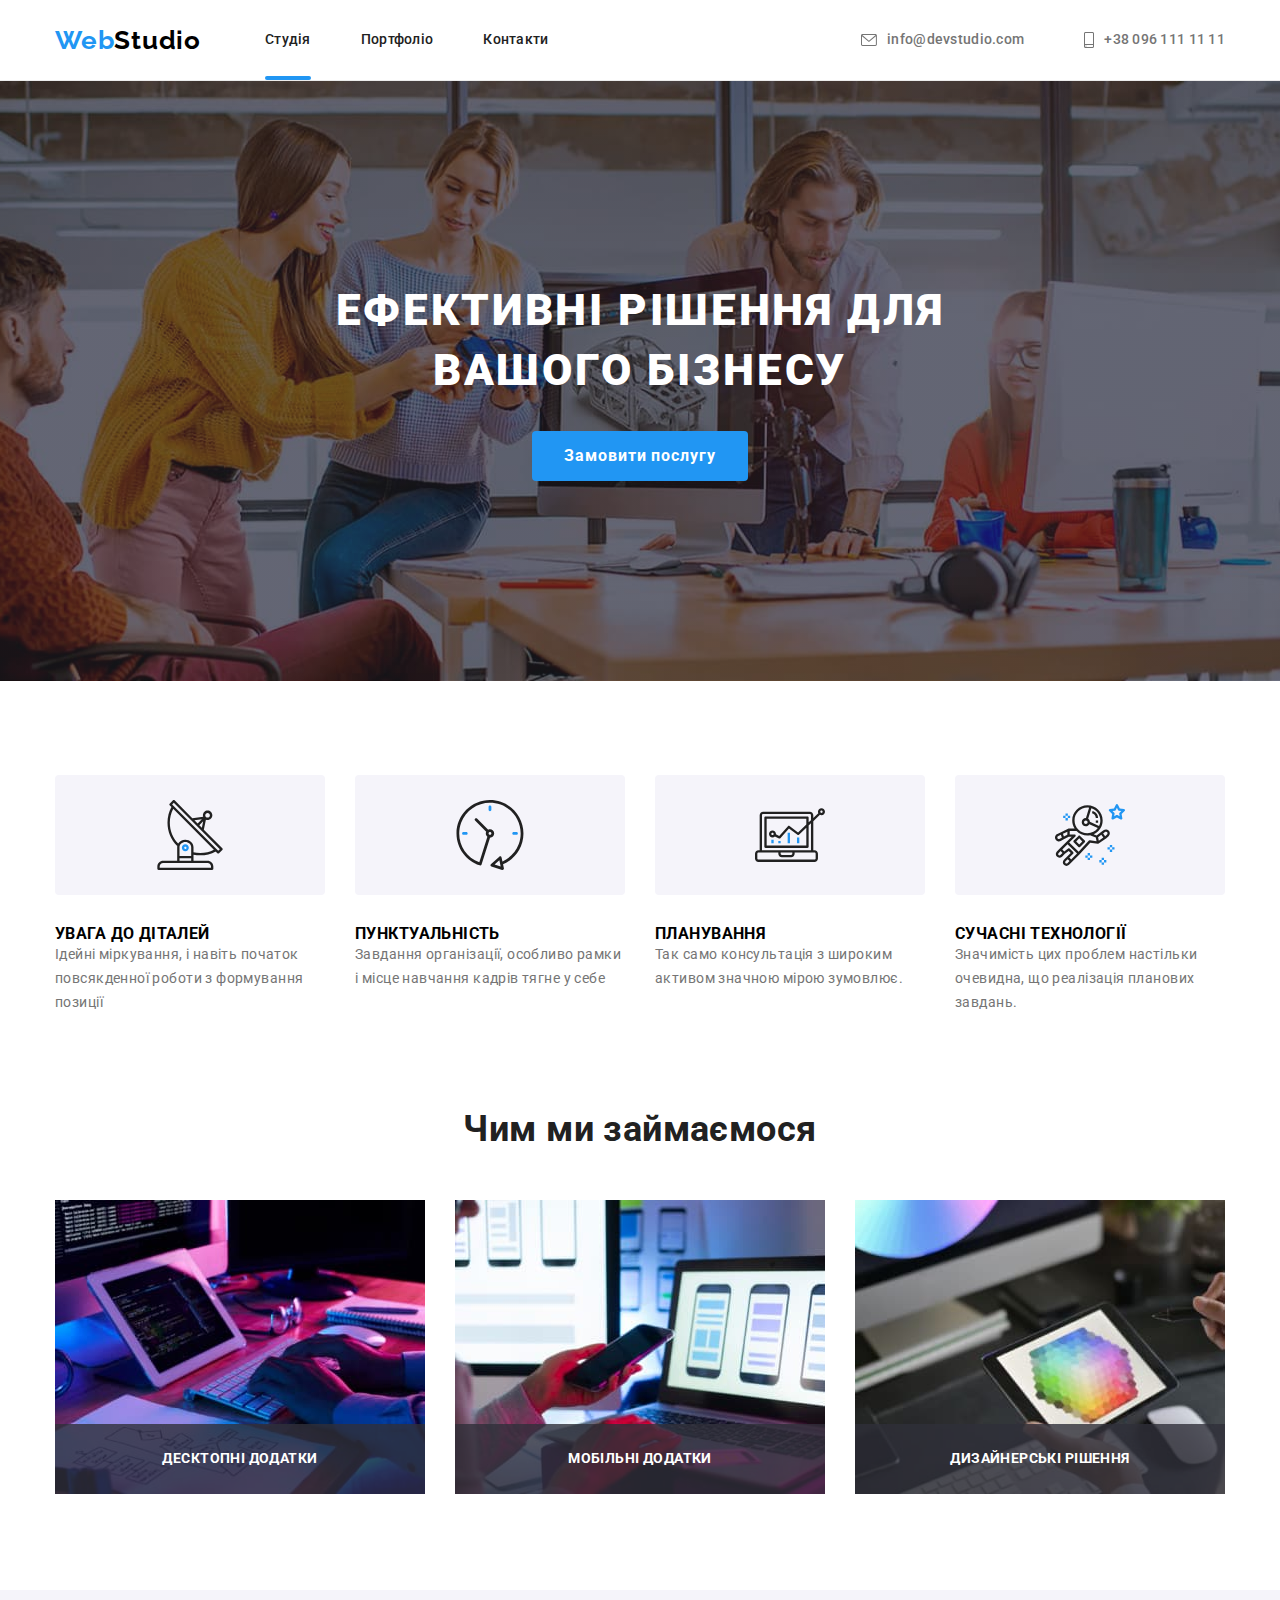
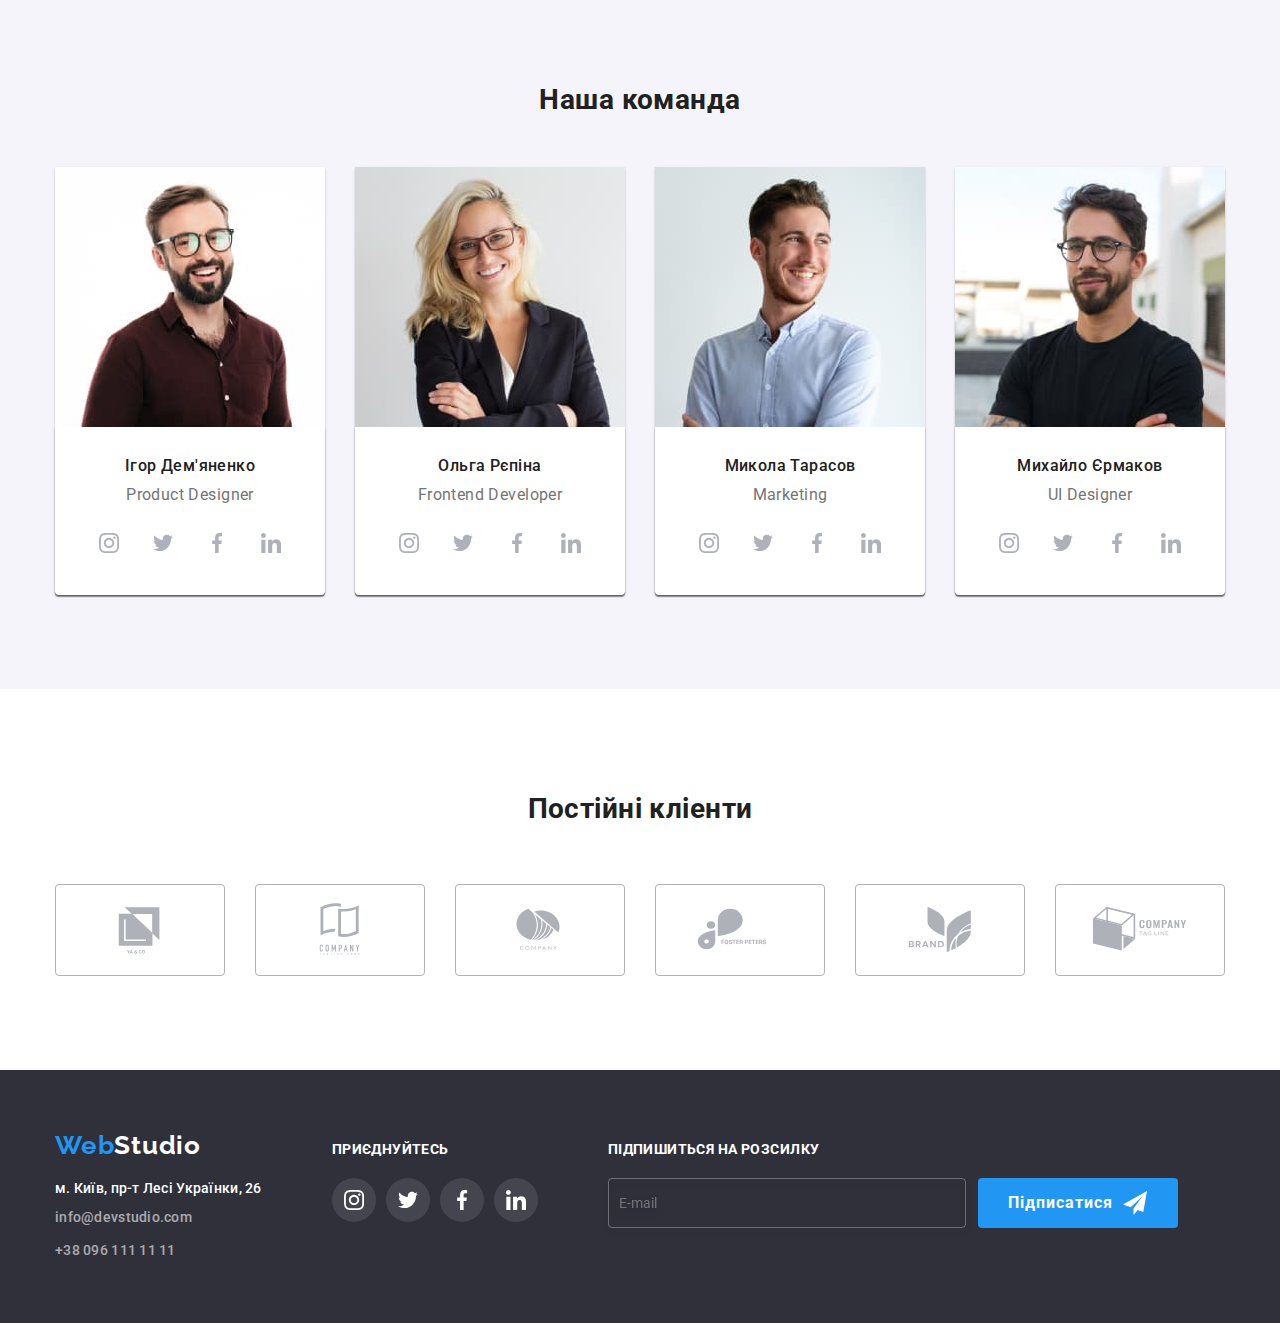
<file: index.html>
<!DOCTYPE html>
<html lang="uk">
<head>
    <meta charset="UTF-8">
    <meta name="viewport" content="width=device-width, initial-scale=1.0">
    <title>Webstudio</title>
    <link rel="preconnect" href="https://fonts.googleapis.com">
    <link rel="preconnect" href="https://fonts.gstatic.com" crossorigin>
    <link href="https://fonts.googleapis.com/css2?family=Raleway:wght@700&family=Roboto:wght@400;500;700;900&display=swap"
        rel="stylesheet">
    <link rel="stylesheet" href="https://cdn.jsdelivr.net/npm/modern-normalize@1.1.0/modern-normalize.min.css">
    <link rel="stylesheet" href="./css/main.min.css">
</head>
<body>
<!--Header-->
<header class="header">
    <div class="container header__envelope">
    <nav class="header__navigation">
    <a class="logo logo-head link" href="./index.html" lang="en">Web<span class="logo-header">Studio</span></a>
    <ul class="menu list">
        <li class="menu__item"><a class="menu__link menu__current link" href="./index.html">Студія</a></li>
        <li class="menu__item"><a class="menu__link link" href="./portfolio.html">Портфоліо</a></li>
        <li class="menu__item"><a class="menu__link link" href="#">Контакти</a></li>
    </ul>
</nav>
<button type="button" class="open-mobile-menu-btn js-open-menu" aria-expanded="false" aria-controls="mobile-menu">
 <svg class="open-mobile-menu-btn_icon" aria-label="кнопка мобільного меню">
    <use href="./images/sprite.svg#icon-menu_mob"></use>
 </svg>    
</button>
<ul class="list contacts-list">
<li class="contacts-list__item">
    <a class="contacts-list__link link" href="mailto:info@devstudio.com">
        <svg aria-label="іконка написати посилання на пошту" class="contacts-list__iconmail" width="16" height="12">
            <use href="./images/sprite.svg#icon-mail_header"></use>
        </svg>
        info@devstudio.com
</a>
</li>
<li class="contacts-list__item">
    <a class="contacts-list__link link" href="tel:+380961111111">
        <svg aria-label="іконка контактного телефона" class="contacts-list__icontel" width="10" height="16">
            <use href="./images/sprite.svg#icon-smartphone_header"></use>
        </svg>
        +38 096 111 11 11
    </a>
</li>
</ul>
</div>
<!--Mobile-menu-->
<div class="mobile-menu js-menu-container" id="mobile-menu">
<div class="container mobile-menu__container">
    <button class="mobile-menu__close-btn js-close-menu">
        <svg aria-label="кнопка закриття мобільного меню" class="mobile-menu__close-icon">
            <use href="./images/sprite.svg#icon-backdrop-btn"></use>
        </svg>
    </button>
     <ul class="mobile-nav list">
        <li class="mobile-nav__item">
            <a class="link mobile-nav__link mobile-nav__link current" href="./index.html">Студія</a>
        </li>
        <li class="mobile-nav__item">
            <a class="link mobile-nav__link" href="./portfolio.html">Портфоліо</a>
        </li>
        <li class="mobile-nav__item">
            <a class="link mobile-nav__link" href="#">Контакти</a>
        </li>
    </ul>
    <ul class="mobile-contacts list link">
        <li>
            <a href="tel:+380961111111" class="link mobile-contacts__link">+38 096 111 11 11</a>
        </li>
        <li>
            <a href="mailto:info@devstudio.com" 
            class="link mobile-contacts__link mobile-contacts__link--size">info@devstudio.com</a>
        </li>
    </ul>
    <ul class="mobile-social list link">
        <li class="mobile-social__item">
            <a class="link mobile-social_teg mobile-social__link href=#">Instagram</a>
        </li>
        <li class="mobile-social__item">
            <a class="link mobile-social_teg mobile-social__link href=#">Twitter</a>
        </li>
        <li class="mobile-social__item">
            <a class="link mobile-social_teg mobile-social__link href=#">Facebook</a>
        </li>
        <li class="mobile-social__item">
            <a class="link mobile-social_teg mobile-social__link href=#">LinkedIn</a>
        </li>
    </ul>    
</div>
</div>
</header>
<main>
<!--Banner with button-->
    <section class="banner">
        <div class="container">
            <div class="banner__box">
        <h1 class="banner__title">Ефективні рішення для вашого бізнесу</h1>
        <button class="banner__button" type="button" data-modal-open>Замовити послугу</button>
        </div>
        </div>
    </section>
<!--Advantages-->
    <section class="advantages">
       <div class="container"> 
     <h2 class="visually-hidden">Наші переваги</h2>
    <ul class="advantages-roster list">
        <li class="advantages-roster__item">
        <div class="backgraund">
            <svg aria-label="іконка з антеною" class="backgraund__icon">
                <use href="./images/sprite.svg#icon-antenna_banner"></use> 
            </svg>
            </div>
            <h3 class="advantages-roster__title">Увага до діталей</h3>
            <p class="advantages-roster__text">Ідейні міркування, і навіть початок повсякденної роботи з формування позиції</p>
        </li>
        <li class="advantages-roster__item">
        <div class="backgraund">
            <svg aria-label="іконка з часами" class="backgraund__icon">
                <use href="./images/sprite.svg#icon-clock_banner"></use> 
            </svg>
            </div>
            <h3 class="advantages-roster__title">Пунктуальність</h3>
            <p class="advantages-roster__text">Завдання організації, особливо рамки і місце навчання кадрів тягне у себе</p>
        </li>
        <li class="advantages-roster__item">
            <div class="backgraund">
                <svg aria-label="іконка з ноутбуком" class="backgraund__icon">
                <use href="./images/sprite.svg#icon-diagram_banner"></use> 
            </svg>
            </div>
              <h3 class="advantages-roster__title">Планування</h3>
            <p class="advantages-roster__text">Так само консультація з широким активом значною мірою зумовлює.</p>
        </li>
        <li class="advantages-roster__item">
            <div class="backgraund">
                <svg aria-label="іконка з космонавтом" class="backgraund__icon">
                <use href="./images/sprite.svg#icon-astronaut_header"></use> 
            </svg>
            </div>
            <h3 class="advantages-roster__title">Сучасні технології</h3>
            <p class="advantages-roster__text">Значимість цих проблем настільки очевидна, що реалізація планових завдань.</p>
        </li>
    </ul>
    </div>
    </section>
<!--About our-->
    <section class="products">
        <div class="container">
        <h2 class="title">Чим ми займаємося</h2>
            <ul class="products-work list">
                <li class="products-work__item">
                    <picture>
                        <source srcset="./images/desktop/img1@1x.jpg 1x, ./images/desktop/img1@2x.jpg 2x"
                        media="(min-width: 1200px)"/>
                    <img class="products-work__img" src="./images/desktop/img1@1x.jpg" alt="Розробник пише код" width="370">
                    </picture>
                    <div class="products-work__overlay">
                        <p class="products-work__text">Десктопні додатки</p>
                    </div>
                </li>
                <li class="products-work__item">
                    <picture>
                        <source srcset="./images/desktop/img2@1x.jpg 1x, ./images/desktop/img2@2x.jpg 2x"
                        media="(min-width: 1200px)"/>
                    <img class="products-work__img" src="./images/desktop/img2@1x.jpg" alt="Тестувальник перевіряє відображення" width="370">
                    </picture>
                    <div class="products-work__overlay">
                        <p class="products-work__text">Мобільні додатки</p>
                    </div>
                </li>
                <li class="products-work__item">
                    <picture>
                      <source srcset="./images/desktop/img3@1x.jpg 1x, ./images/desktop/img3@2x.jpg 2x"
                        media="(min-width: 1200px)"/>  
                    <img class="products-work__img" src="./images/desktop/img3@1x.jpg" alt="Дизайнер малює макет" width="370">
                    </picture>
                    <div class="products-work__overlay">
                        <p class="products-work__text">Дизайнерські рішення</p>
                    </div>
                </li>
            </ul>
        </div>
    </section>
<!--About comandos-->
    <section class="our-comandos">
        <div class="container">
            <h2 class="comandos-title">Наша команда</h2>
            <ul class="comandos-team list">
                    <li class="comandos-list box-color">
                        <div class="comandos-box">
                        <picture>
                            <source srcset="./images/desktop/photo1igor@1x.jpg 1x, ./images/desktop/photo1igor@2x.jpg 2x"
                            media="(min-width: 1200px)"/>
                            <source srcset="./images/tablet/photo1igor@1x.jpg 1x, ./images/tablet/photo1igor@2.jpg 2x"
                            media="(min-width: 768px)"/>
                            <source srcset="./images/mobile/photo1igor@1x.jpg 1x, ./images/mobile/photo1igor@2x.jpg 2x"
                            media="(max-width: 767px)"/>
                        <img src="./images/mobile/photo1igor@1x.jpg" alt="продукт дизайнер">
                        </picture>
                        <div class="work-position">
                        <h3 class="name">Ігор Дем'яненко</h3>
                        <p class="name-text" lang="en">Product Designer</p>
                        <ul class="social-list list">
                            <li class="social-list-item">
                                <a href="#" class="social-list-link">
                                    <svg lang="en" aria-label="icon instagram" class="social-list-icon">
                                        <use href="./images/sprite.svg#icon-instagram"></use>
                                    </svg>    
                                </a>
                            </li>
                            <li class="social-list-item">
                                <a href="#" class="social-list-link">
                                    <svg lang="en" aria-label="icon twitter" class="social-list-icon">
                                        <use href="./images/sprite.svg#icon-twitter"></use>
                                    </svg>    
                                </a>
                            </li>
                            <li class="social-list-item">
                                <a href="#" class="social-list-link">
                                    <svg lang="en" aria-label="icon facebook" class="social-list-icon">
                                        <use href="./images/sprite.svg#icon-fb"></use>
                                    </svg>    
                                </a>
                            </li>
                            <li class="social-list-item">
                                <a href="#" class="social-list-link">
                                    <svg lang="en" aria-label="icon linkedin" class="social-list-icon">
                                        <use href="./images/sprite.svg#icon-linkedin"></use>
                                    </svg>    
                                </a>
                            </li>
                        </ul>
                        </div>
                        </div>
                    </li>
                    <li class="comandos-list box-color">
                        <div class="comandos-box">
                        <picture>
                            <source srcset="./images/desktop/photo2olga@1x.jpg 1x, ./images/desktop/photo2olga@2x.jpg 2x"
                            media="(min-width: 1200px)"/>
                            <source srcset="./images/tablet/photo2olga@1x.jpg 1x, ./images/tablet/photo2olga@2x.jpg 2x"
                            media="(min-width: 768px)"/>
                            <source srcset="./images/mobile/photo2olga@1x.jpg 1x, ./images/mobile/photo2olga@2x.jpg 2x"
                            media="(max-width: 767px)"/>
                        <img src="./images/mobile/photo2olga@1x.jpg" alt="фронтенд девелопер">
                        </picture>
                        <div class="work-position">
                        <h3 class="name">Ольга Рєпіна</h3>
                        <p class="name-text" lang="en">Frontend Developer</p>
                        <ul class="social-list list">
                            <li class="social-list-item">
                                <a href="#" class="social-list-link">
                                    <svg lang="en" aria-label="icon instagram" class="social-list-icon">
                                        <use href="./images/sprite.svg#icon-instagram"></use>
                                    </svg>    
                                </a>
                            </li>
                            <li class="social-list-item">
                                <a href="#" class="social-list-link">
                                    <svg lang="en" aria-label="icon twitter" class="social-list-icon">
                                        <use href="./images/sprite.svg#icon-twitter"></use>
                                    </svg>    
                                </a>
                            </li>
                            <li class="social-list-item">
                                <a href="#" class="social-list-link">
                                    <svg lang="en" aria-label="icon facebook" class="social-list-icon">
                                        <use href="./images/sprite.svg#icon-fb"></use>
                                    </svg>    
                                </a>
                            </li>
                            <li class="social-list-item">
                                <a href="#" class="social-list-link">
                                    <svg lang="en" aria-label="icon linkedin" class="social-list-icon">
                                        <use href="./images/sprite.svg#icon-linkedin"></use>
                                    </svg>     
                                </a>
                            </li>
                        </ul>
                        </div>
                        </div>
                    </li>
                    <li class="comandos-list box-color">
                        <div class="comandos-box">
                         <picture>
                            <source srcset="./images/desktop/photo3mikola@1x.jpg 1x, ./images/desktop/photo3mikola@2x.jpg 2x"
                            media="(min-width: 1200px)"/>
                            <source srcset="./images/tablet/photo3mikola@1x.jpg 1x, ./images/tablet/photo3mikola@2x.jpg 2x"
                            media="(min-width: 768px)"/>
                            <source srcset="./images/mobile/photo3mikola@1x.jpg 1x, ./images/mobile/photo3mikola@2x.jpg 2x"
                            media="(max-width: 767px)"/>   
                        <img src="./images/mobile/photo3mikola@1x.jpg" alt="маркетинг">
                         </picture>
                        <div class="work-position">
                        <h3 class="name">Микола Тарасов</h3>
                        <p class="name-text" lang="en">Marketing</p>
                        <ul class="social-list list">
                            <li class="social-list-item">
                              <a href="#" class="social-list-link">
                                <svg lang="en" aria-label="icon instagram" class="social-list-icon">
                                 <use href="./images/sprite.svg#icon-instagram"></use>   
                                </svg>
                              </a>  
                            </li>
                            <li class="social-list-item">
                                <a href="#" class="social-list-link">
                                    <svg lang="en" aria-label="icon twitter" class="social-list-icon">
                                        <use href="./images/sprite.svg#icon-twitter"></use>
                                    </svg>    
                                </a>
                            </li>
                            <li class="social-list-item">
                                <a href="#" class="social-list-link">
                                    <svg lang="en" aria-label="icon facebook" class="social-list-icon">
                                        <use href="./images/sprite.svg#icon-fb"></use>
                                    </svg>    
                                </a>
                            </li>
                            <li class="social-list-item">
                                <a href="#" class="social-list-link">
                                    <svg lang="en" aria-label="icon linkedin" class="social-list-icon">
                                        <use href="./images/sprite.svg#icon-linkedin"></use>
                                    </svg>     
                                </a>
                            </li>
                        </ul>
                        </div>
                        </div>
                    </li>
                    <li class="comandos-list box-color">
                        <div class="comandos-box">
                        <picture>
                            <source srcset="./images/desktop/photo4myhailo@1x.jpg 1x, ./images/desktop/photo4myhailo@2x.jpg 2x"
                            media="(min-width: 1200px)"/>
                            <source srcset="./images/tablet/photo4myhailo@1x.jpg 1x, ./images/tablet/photo4myhailo@2x.jpg 2x"
                            media="(min-width: 768px)"/>
                            <source srcset="./images/mobile/photo4mihailo@1x.jpg 1x, ./images/mobile/photo4mihailo@2x.jpg 2x"
                            media="(max-width: 767px)"/>
                        <img src="./images/mobile/photo4myhailo@1x.jpg" alt="юідизайнер">
                        </picture>
                        <div class="work-position">
                        <h3 class="name">Михайло Єрмаков</h3>
                        <p class="name-text" lang="en">UI Designer</p>
                        <ul class="social-list list">
                            <li class="social-list-item">
                              <a href="#" class="social-list-link">
                                <svg lang="en" aria-label="icon instagram" class="social-list-icon">
                                 <use href="./images/sprite.svg#icon-instagram"></use>   
                                </svg>
                              </a>  
                            </li>
                            <li class="social-list-item">
                                <a href="#" class="social-list-link">
                                    <svg lang="en" aria-label="icon twitter" class="social-list-icon">
                                        <use href="./images/sprite.svg#icon-twitter"></use>
                                    </svg>    
                                </a>
                            </li>
                            <li class="social-list-item">
                                <a href="#" class="social-list-link">
                                    <svg lang="en" aria-label="icon facebook" class="social-list-icon">
                                        <use href="./images/sprite.svg#icon-fb"></use>
                                    </svg>    
                                </a>
                            </li>
                            <li class="social-list-item">
                                <a href="#" class="social-list-link">
                                    <svg lang="en" aria-label="icon linkedin" class="social-list-icon">
                                        <use href="./images/sprite.svg#icon-linkedin"></use>
                                    </svg>     
                                </a>
                            </li>
                        </div>
                        </div>
                    </li>
                </ul>
        </div>
    </section>
            </div>
    </section>
<!--Our-clients-->
<section class="section-clients">
    <div class="container">
        <h2 class="clients">Постійні кліенти</h2>
        <ul class="clients-list list">
            <li class="clients-item">
                <a href="" class="client-link">
                 <svg lang="en" aria-label="icon client" class="client-icon">
                    <use href="./images/sprite.svg#icon-Logo-1"></use>
                 </svg>   
                </a>
            </li>
            <li class="clients-item">
                <a href="" class="client-link">
                 <svg lang="en" aria-label="icon client" class="client-icon">
                    <use href="./images/sprite.svg#icon-Logo-2"></use>
                 </svg>   
                </a>
            </li>
            <li class="clients-item">
                <a href="" class="client-link">
                 <svg lang="en" aria-label="icon client" class="client-icon">
                    <use href="./images/sprite.svg#icon-Logo-3"></use>
                 </svg>   
                </a>
            </li>
            <li class="clients-item">
                <a href="" class="client-link">
                 <svg lang="en" aria-label="icon client" class="client-icon">
                    <use href="./images/sprite.svg#icon-Logo-4"></use>
                 </svg>   
                </a>
            </li>
            <li class="clients-item">
                <a href="" class="client-link">
                 <svg lang="en" aria-label="icon client" class="client-icon">
                    <use href="./images/sprite.svg#icon-Logo-5"></use>
                 </svg>   
                </a>
            </li>
            <li class="clients-item">
                <a href="" class="client-link">
                 <svg lang="en" aria-label="icon client" class="client-icon">
                    <use href="./images/sprite.svg#icon-Logo-6"></use>
                 </svg>   
                </a>
            </li>
        </ul>
    </div>
</section>
</main>
<!--Footer-->
<footer class="footer-color">
<div class="container footer-block">
    <div class="footer-tablet">
    <div class="contacts-footer">
    <a class="logo-web link logo-indent" href="./index.html" lang="en">Web<span class="logo-footer">Studio</span></a>
    <address>
        <ul class="list">
        <li class="footer-list"><a class="adress link nav-contacts-up" href="https://goo.gl/maps/qTSubEwmaGikRSsk8" target="_blank"
                rel="noreferer noopener nofollow">м. Київ, пр-т Лесі Українки, 26</a></li>
        <li class="footer-list"><a class="footer-contacts link nav-contacts-footer" href="mailto:info@devstudio.com">info@devstudio.com</a></li>
        <li class="footer-list"><a class="footer-contacts link nav-contacts-footer" href="tel:+380961111111">+38 096 111 11 11</a></li>
    </ul>
</address>
    </div>
    <div class="footer-social">
    <p class="follow">Приєднуйтесь</p>
    <ul class="social-list-footer list">
        <li class="social-list-item-footer">
            <a href="#" class="social-list-link-footer">
                <svg lang="en" aria-label="icon instagram" class="social-list-icon-footer">
                    <use href="./images/sprite.svg#icon-instagram"></use>
                </svg>
            </a>
        </li>
        <li class="social-list-item-footer">
            <a href="#" class="social-list-link-footer">
                <svg lang="en" aria-label="icon twitter" class="social-list-icon-footer">
                    <use href="./images/sprite.svg#icon-twitter"></use>
                </svg>
            </a>
        </li>
        <li class="social-list-item-footer">
            <a href="#" class="social-list-link-footer">
                <svg lang="en" aria-label="icon facebook" class="social-list-icon-footer">
                    <use href="./images/sprite.svg#icon-fb"></use>
                </svg>
            </a>
        </li>
        <li class="social-list-item-footer">
            <a href="#" class="social-list-link-footer">
                <svg lang="en" aria-label="icon linkedin" class="social-list-icon-footer">
                    <use href="./images/sprite.svg#icon-linkedin"></use>
                </svg>
            </a>
        </li>
    </ul>
    </div>
    </div>
    <div class="mail">
        <p class="mail-title">підпишиться на розсилку</p>
        <form class="mail-form">
            <label class="mail-label">
                <input type="email" class="mail-box" name="E-mail" placeholder="E-mail" required>
            </label>
            <div class="subbut">
                <button type="submit" class="sub-btn">
                    Підписатися
                <svg aria-label="icon send" class="icon-mail">
                <use href="./images/sprite.svg#icon-icon-send"></use>
            </svg>
                </button>
            </div>
        </form>
    </div>
    </div>
</div>
</footer>
<!--Backdrop-->
  <div class="backdrop is-hidden" data-modal>
    <div class="modal">
        <button type="button" class="modal-close-button" data-modal-close>
            <svg class="modal-close-icon" width="18" height="18">
                <use href="./images/sprite.svg#icon-backdrop-btn"></use>
            </svg>    
        </button>
        <p class="modal-title">Залиште свої дані, ми вам передзвонимо</p>
        <form class="modal-form">
            <label class="modal-form-field">
                <span class="modal-form-name">Ім'я</span>
                <span class="modal-form-input-wrapper">
                <input 
                type="text" 
                class="modal-from-input" 
                pattern="[a-zA-Za-яА-ЯіІїЇ]+"
                title="xxxxxx xxxxxxxx" 
                name="user_name"/>
                <svg class="modal-form-icon" width="18" height="18">
                    <use href="./images/sprite.svg#icon-person"></use>
                </svg>
                </span> 
            </label>
            <label class="modal-form-field">
                <span class="modal-form-name">Телефон</span>
                <span class="modal-form-input-wrapper">
                <input 
                type="tel" 
                class="modal-from-input" 
                pattern="[0-9]{3}-[0-9]{3}-[0-9]{2}-[0-9]{2}"
                title="xxx-xxx-xx-xx"
                name="user_phone"/>
                <svg class="modal-form-icon" width="18" height="18">
                    <use href="./images/sprite.svg#icon-phone"></use>
                </svg>
                </span>
            </label>
            <label class="modal-form-field">
                <span class="modal-form-name">Пошта</span>
                 <span class="modal-form-input-wrapper">
                <input 
                type="email" 
                class="modal-from-input"
                title="xx@xx.xx"
                name="user_email"/>
                <svg class="modal-form-icon" width="18" height="18">
                    <use href="./images/sprite.svg#icon-email"></use>
                </svg>
                </span>
            </label>
            <label class="modal-form-comment">
                <span class="modal-form-name">Коментар</span>
                <textarea name="user_text" class="modal-form-message" placeholder="Введіть текст"></textarea>
            </label>
            <label class="modal-form-check">
                <input type="checkbox" class="modal-check" name="user_policy" required/>
                <svg class="modal-form-own-check">
                    <use class="modal-form-own-icon" href="./images/sprite.svg#icon-icon-check"></use>
                </svg>
                <span class="checkbox-text">
                Погоджуюся з розсилкою та приймаю&nbsp;<a class="modal-form-own-text" href="">Умови договору</a>
                </span>
            </label>
            <button type="submit" class="modal-form-send">Відправити</button>
        </form>
    </div> 
  </div>
  <script src="./js/menu.js"></script>
  <script src="./js/modal.js"></script>
</body>
</html>
</file>
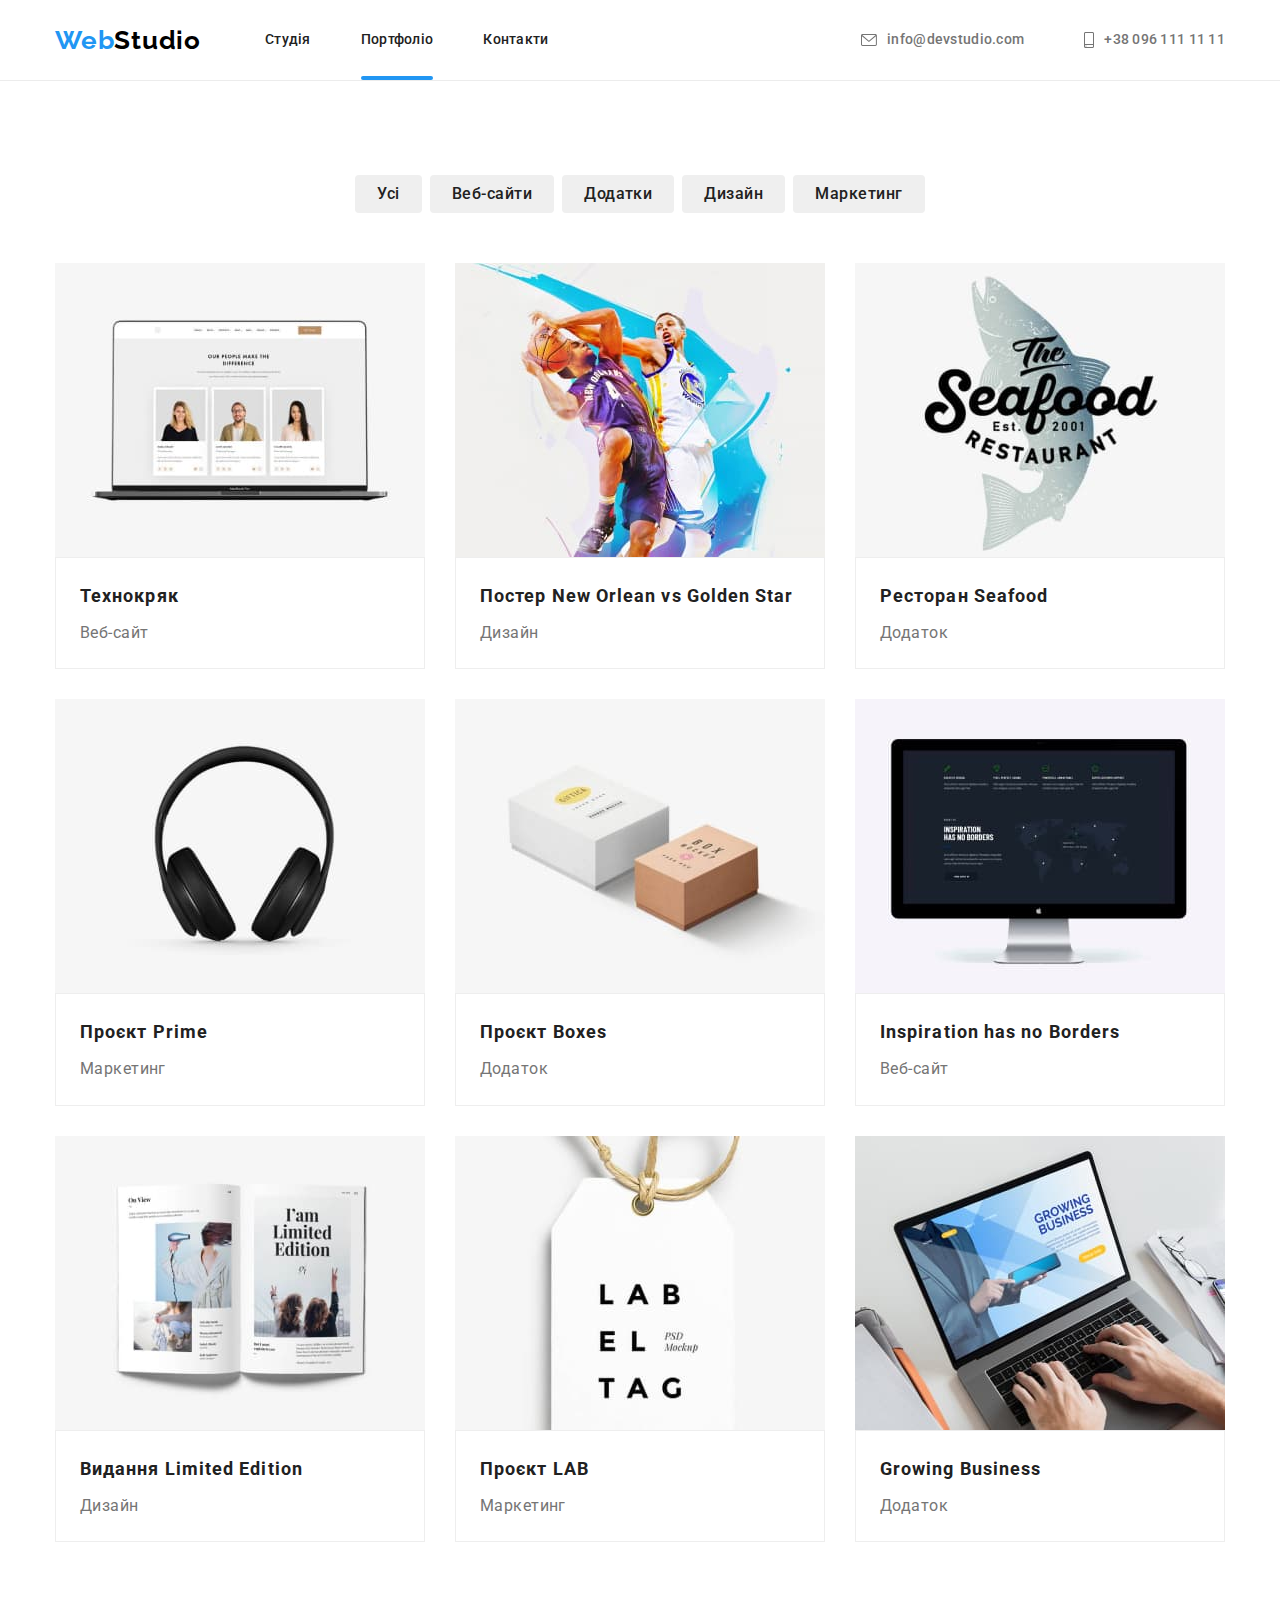
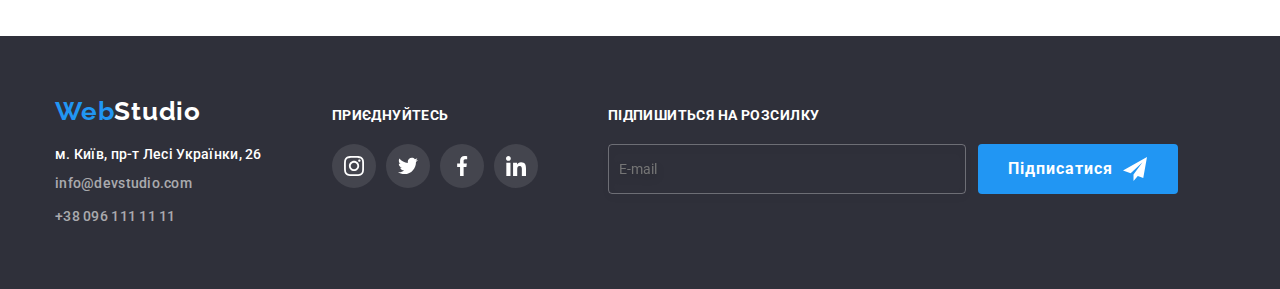
<file: portfolio.html>
<!DOCTYPE html>
<html lang="uk">
  <head>
    <meta charset="UTF-8" />
    <meta http-equiv="X-UA-Compatible" content="IE=edge" />
    <meta name="viewport" content="width=device-width, initial-scale=1.0" />
    <title>Портфоліо</title>
    <link rel="preconnect" href="https://fonts.googleapis.com" />
    <link rel="preconnect" href="https://fonts.gstatic.com" crossorigin />
    <link
      href="https://fonts.googleapis.com/css2?family=Raleway:wght@700&family=Roboto:wght@400;500;700;900&display=swap"
      rel="stylesheet"
    />
    <link
      rel="stylesheet"
      href="https://cdn.jsdelivr.net/npm/modern-normalize@1.1.0/modern-normalize.min.css"
    />
    <link rel="stylesheet" href="./css/main.min.css" />
  </head>
  <body>
    <!--Header-->
    <header class="header">
      <div class="container header__envelope">
        <nav class="header__navigation">
          <a class="logo logo-head link" href="./index.html" lang="en"
            >Web<span class="logo-header">Studio</span></a
          >
          <ul class="menu list">
            <li class="menu__item">
              <a class="menu__link link" href="./index.html">Студія</a>
            </li>
            <li class="menu__item">
              <a class="menu__link menu__current link" href="./portfolio.html"
                >Портфоліо</a
              >
            </li>
            <li class="menu__item">
              <a class="menu__link link" href="#">Контакти</a>
            </li>
          </ul>
        </nav>
        <button
          type="button"
          class="open-mobile-menu-btn js-open-menu"
          aria-expanded="false"
          aria-controls="mobile-menu"
        >
          <svg
            class="open-mobile-menu-btn_icon"
            aria-label="кнопка мобільного меню"
          >
            <use href="./images/sprite.svg#icon-menu_mob"></use>
          </svg>
        </button>
        <ul class="list contacts-list">
          <li class="contacts-list__item">
            <a
              class="contacts-list__link link"
              href="mailto:info@devstudio.com"
            >
              <svg
                aria-label="іконка написати посилання на пошту"
                class="contacts-list__iconmail"
                width="16"
                height="12"
              >
                <use href="./images/sprite.svg#icon-mail_header"></use>
              </svg>
              info@devstudio.com
            </a>
          </li>
          <li class="contacts-list__item">
            <a class="contacts-list__link link" href="tel:+380961111111">
              <svg
                aria-label="іконка контактного телефона"
                class="contacts-list__icontel"
                width="10"
                height="16"
              >
                <use href="./images/sprite.svg#icon-smartphone_header"></use>
              </svg>
              +38 096 111 11 11
            </a>
          </li>
        </ul>
      </div>
      <!--Mobile-menu-->
      <div class="mobile-menu js-menu-container" id="mobile-menu">
        <div class="container mobile-menu__container">
          <button class="mobile-menu__close-btn js-close-menu">
            <svg
              aria-label="кнопка закриття мобільного меню"
              class="mobile-menu__close-icon"
            >
              <use href="./images/sprite.svg#icon-backdrop-btn"></use>
            </svg>
          </button>
          <ul class="mobile-nav list">
            <li class="mobile-nav__item">
              <a
                class="link mobile-nav__link mobile-nav__link"
                href="./index.html"
                >Студія</a
              >
            </li>
            <li class="mobile-nav__item">
              <a class="link mobile-nav__link current" href="./portfolio.html"
                >Портфоліо</a
              >
            </li>
            <li class="mobile-nav__item">
              <a class="link mobile-nav__link" href="#">Контакти</a>
            </li>
          </ul>
          <ul class="mobile-contacts list link">
            <li>
              <a href="tel:+380961111111" class="link mobile-contacts__link"
                >+38 096 111 11 11</a
              >
            </li>
            <li>
              <a
                href="mailto:info@devstudio.com"
                class="link mobile-contacts__link mobile-contacts__link--size"
                >info@devstudio.com</a
              >
            </li>
          </ul>
          <ul class="mobile-social list link">
            <li class="mobile-social__item">
              <a class="link mobile-social_teg mobile-social__link href=#"
                >Instagram</a
              >
            </li>
            <li class="mobile-social__item">
              <a class="link mobile-social_teg mobile-social__link href=#"
                >Twitter</a
              >
            </li>
            <li class="mobile-social__item">
              <a class="link mobile-social_teg mobile-social__link href=#"
                >Facebook</a
              >
            </li>
            <li class="mobile-social__item">
              <a class="link mobile-social_teg mobile-social__link href=#"
                >LinkedIn</a
              >
            </li>
          </ul>
        </div>
      </div>
    </header>
    <main>
      <!--Button-filter-portfolio-->
      <section class="portfolio">
        <div class="container">
          <h1 class="visually-hidden">Портфоліо</h1>
          <ul class="portfolio-btn-roster list">
            <li class="portfolio-item">
              <button type="button" class="button-portfolio">Усі</button>
            </li>
            <li class="portfolio-item">
              <button type="button" class="button-portfolio">Веб-сайти</button>
            </li>
            <li class="portfolio-item">
              <button type="button" class="button-portfolio">Додатки</button>
            </li>
            <li class="portfolio-item">
              <button type="button" class="button-portfolio">Дизайн</button>
            </li>
            <li class="portfolio-item">
              <button type="button" class="button-portfolio">Маркетинг</button>
            </li>
          </ul>
          <!--Portfolio-->
          <ul class="portfolio-work list">
            <li class="port-box">
              <a class="port-link link" href="">
                <div class="portfolio-block">
                  <picture>
                    <source
                      srcset="
                        ./images/desktop/portfolio1@1x.jpg 1x,
                        ./images/desktop/portfolio1@2x.jpg 2x
                      "
                      media="(min-width: 1200px)"
                    />
                    <source
                      srcset="
                        ./images/tablet/portfolio1@1x.jpg 1x,
                        ./images/tablet/portfolio1@2x.jpg 2x
                      "
                      media="(min-width: 768px)"
                    />
                    <source
                      srcset="
                        ./images/mobile/portfolio1@1x.jpg 1x,
                        ./images/mobile/portfolio1@2x.jpg 2x
                      "
                      media="(max-width: 767px)"
                    />
                    <img
                      src="./images/desktop/portfolio1@1x.jpg"
                      alt="веб-сайт"
                      width="370"
                      class="portfolio-link"
                    />
                  </picture>
                  <div class="overlay-portfolio">
                    <p class="overlay-text">
                      Ресурс пропонує комплексні пропозиції з різним рівнем
                      функціоналу та сервісів. Все це дозволить відвідувачу
                      отримати вичерпні відомості про компанію чи приватну
                      особу.
                    </p>
                  </div>
                </div>
                <div class="portfolio-box">
                  <h2 class="portfolio-title">Технокряк</h2>
                  <p class="portfolio-info">Веб-сайт</p>
                </div>
              </a>
            </li>
            <li class="port-box">
              <a class="port-link link" href="">
                <div class="portfolio-block">
                  <picture>
                    <source
                      srcset="
                        ./images/desktop/portfolio2@1x.jpg 1x,
                        ./images/desktop/portfolio2@2x.jpg 2x
                      "
                      media="(min-width: 1200px)"
                    />
                    <source
                      srcset="
                        ./images/tablet/portfolio2@1x.jpg 1x,
                        ./images/tablet/portfolio2@2x.jpg 2x
                      "
                      media="(min-width: 768px)"
                    />
                    <source
                      srcset="
                        ./images/mobile/portfolio2@1x.jpg 1x,
                        ./images/mobile/portfolio2@2x.jpg 2x
                      "
                      media="(max-width: 767px)"
                    />
                    <img
                      src="./images/desktop/portfolio2@1x.jpg"
                      alt="постер"
                      width="370"
                      class="portfolio-link"
                    />
                  </picture>
                  <div class="overlay-portfolio">
                    <p class="overlay-text">
                      Ресурс пропонує комплексні пропозиції з різним рівнем
                      функціоналу та сервісів. Все це дозволить відвідувачу
                      отримати вичерпні відомості про компанію чи приватну
                      особу.
                    </p>
                  </div>
                </div>
                <div class="portfolio-box">
                  <h2 class="portfolio-title">
                    Постер New Orlean vs Golden Star
                  </h2>
                  <p class="portfolio-info">Дизайн</p>
                </div>
              </a>
            </li>
            <li class="port-box">
              <a class="port-link link" href="">
                <div class="portfolio-block">
                  <picture>
                    <source
                      srcset="
                        ./images/desktop/portfolio3@1x.jpg 1x,
                        ./images/desktop/portfolio3@2x.jpg 2x
                      "
                      media="(min-width: 1200px)"
                    />
                    <source
                      srcset="
                        ./images/tablet/portfolio3@1x.jpg 1x,
                        ./images/tablet/portfolio3@2x.jpg 2x
                      "
                      media="(min-width: 768px)"
                    />
                    <source
                      srcset="
                        ./images/mobile/portfolio3@1x.jpg 1x,
                        ./images/mobile/portfolio3@2x.jpg 2x
                      "
                      media="(max-width: 767px)"
                    />
                    <img
                      src="./images/desktop/portfolio3@1x.jpg"
                      alt="лого ресторану"
                      width="370"
                      class="portfolio-link"
                    />
                  </picture>
                  <div class="overlay-portfolio">
                    <p class="overlay-text">
                      Ресурс пропонує комплексні пропозиції з різним рівнем
                      функціоналу та сервісів. Все це дозволить відвідувачу
                      отримати вичерпні відомості про компанію чи приватну
                      особу.
                    </p>
                  </div>
                </div>
                <div class="portfolio-box">
                  <h2 class="portfolio-title">Ресторан Seafood</h2>
                  <p class="portfolio-info">Додаток</p>
                </div>
              </a>
            </li>
            <li class="port-box">
              <a class="port-link link" href="">
                <div class="portfolio-block">
                  <picture>
                    <source
                      srcset="
                        ./images/desktop/portfolio4@1x.jpg 1x,
                        ./images/desktop/portfolio4@2x.jpg 2x
                      "
                      media="(min-width: 1200px)"
                    />
                    <source
                      srcset="
                        ./images/tablet/portfolio4@1x.jpg 1x,
                        ./images/tablet/portfolio4@2x.jpg 2x
                      "
                      media="(min-width: 768px)"
                    />
                    <source
                      srcset="
                        ./images/mobile/portfolio4@1x.jpg 1x,
                        ./images/mobile/portfolio4@2x.jpg 2x
                      "
                      media="(max-width: 767px)"
                    />
                    <img
                      src="./images/desktop/portfolio4@1x.jpg"
                      alt="навушники"
                      width="370"
                      class="portfolio-link"
                    />
                  </picture>
                  <div class="overlay-portfolio">
                    <p class="overlay-text">
                      Ресурс пропонує комплексні пропозиції з різним рівнем
                      функціоналу та сервісів. Все це дозволить відвідувачу
                      отримати вичерпні відомості про компанію чи приватну
                      особу.
                    </p>
                  </div>
                </div>
                <div class="portfolio-box">
                  <h2 class="portfolio-title">Проєкт Prime</h2>
                  <p class="portfolio-info">Маркетинг</p>
                </div>
              </a>
            </li>
            <li class="port-box">
              <a class="port-link link" href="">
                <div class="portfolio-block">
                  <picture>
                    <source
                      srcset="
                        ./images/desktop/portfolio5@1x.jpg 1x,
                        ./images/desktop/portfolio5@2x.jpg 2x
                      "
                      media="(min-width: 1200px)"
                    />
                    <source
                      srcset="
                        ./images/tablet/portfolio5@1x.jpg 1x,
                        ./images/tablet/portfolio5@2x.jpg 2x
                      "
                      media="(min-width: 768px)"
                    />
                    <source
                      srcset="
                        ./images/mobile/portfolio5@1x.jpg 1x,
                        ./images/mobile/portfolio5@2x.jpg 2x
                      "
                      media="(max-width: 767px)"
                    />
                    <img
                      src="./images/desktop/portfolio5@1x.jpg"
                      alt="коробка"
                      width="370"
                      class="portfolio-link"
                    />
                  </picture>
                  <div class="overlay-portfolio">
                    <p class="overlay-text">
                      Ресурс пропонує комплексні пропозиції з різним рівнем
                      функціоналу та сервісів. Все це дозволить відвідувачу
                      отримати вичерпні відомості про компанію чи приватну
                      особу.
                    </p>
                  </div>
                </div>
                <div class="portfolio-box">
                  <h2 class="portfolio-title">Проєкт Boxes</h2>
                  <p class="portfolio-info">Додаток</p>
                </div>
              </a>
            </li>
            <li class="port-box">
              <a class="port-link link" href="">
                <div class="portfolio-block">
                  <picture>
                    <source
                      srcset="
                        ./images/desktop/portfolio6@1x.jpg 1x,
                        ./images/desktop/portfolio6@2x.jpg 2x
                      "
                      media="(min-width: 1200px)"
                    />
                    <source
                      srcset="
                        ./images/tablet/portfolio6@1x.jpg 1x,
                        ./images/tablet/portfolio6@2x.jpg 2x
                      "
                      media="(min-width: 768px)"
                    />
                    <source
                      srcset="
                        ./images/mobile/portfolio6@1x.jpg 1x,
                        ./images/mobile/portfolio6@2x.jpg 2x
                      "
                      media="(max-width: 767px)"
                    />
                    <img
                      src="./images/desktop/portfolio6@1x.jpg"
                      alt="компьютер"
                      width="370"
                      class="portfolio-link"
                    />
                  </picture>
                  <div class="overlay-portfolio">
                    <p class="overlay-text">
                      Ресурс пропонує комплексні пропозиції з різним рівнем
                      функціоналу та сервісів. Все це дозволить відвідувачу
                      отримати вичерпні відомості про компанію чи приватну
                      особу.
                    </p>
                  </div>
                </div>
                <div class="portfolio-box">
                  <h2 class="portfolio-title">Inspiration has no Borders</h2>
                  <p class="portfolio-info">Веб-сайт</p>
                </div>
              </a>
            </li>
            <li class="port-box">
              <a class="port-link link" href="">
                <div class="portfolio-block">
                  <picture>
                    <source
                      srcset="
                        ./images/desktop/portfolio7@1x.jpg 1x,
                        ./images/desktop/portfolio7@2x.jpg 2x
                      "
                      media="(min-width: 1200px)"
                    />
                    <source
                      srcset="
                        ./images/tablet/portfolio7@1x.jpg 1x,
                        ./images/tablet/portfolio7@2x.jpg 2x
                      "
                      media="(min-width: 768px)"
                    />
                    <source
                      srcset="
                        ./images/mobile/portfolio7@1x.jpg 1x,
                        ./images/mobile/portfolio7@2x.jpg 2x
                      "
                      media="(max-width: 767px)"
                    />
                    <img
                      src="./images/desktop/portfolio7@1x.jpg"
                      alt="журнал"
                      width="370"
                      class="portfolio-link"
                    />
                  </picture>
                  <div class="overlay-portfolio">
                    <p class="overlay-text">
                      Ресурс пропонує комплексні пропозиції з різним рівнем
                      функціоналу та сервісів. Все це дозволить відвідувачу
                      отримати вичерпні відомості про компанію чи приватну
                      особу.
                    </p>
                  </div>
                </div>
                <div class="portfolio-box">
                  <h2 class="portfolio-title">Видання Limited Edition</h2>
                  <p class="portfolio-info">Дизайн</p>
                </div>
              </a>
            </li>
            <li class="port-box">
              <a class="port-link link" href="">
                <div class="portfolio-block">
                  <picture>
                    <source
                      srcset="
                        ./images/desktop/portfolio8@1x-7.jpg 1x,
                        ./images/desktop/portfolio8@2x.jpg   2x
                      "
                      media="(min-width: 1200px)"
                    />
                    <source
                      srcset="
                        ./images/tablet/portfolio8@1x.jpg 1x,
                        ./images/tablet/portfolio8@2x.jpg 2x
                      "
                      media="(min-width: 768px)"
                    />
                    <source
                      srcset="
                        ./images/mobile/portfolio8@1x.jpg 1x,
                        ./images/mobile/portfolio8@2x.jpg 2x
                      "
                      media="(max-width: 767px)"
                    />
                    <img
                      src="./images/desktop/portfolio8@1x-7.jpg"
                      alt="стікер"
                      width="370"
                      class="portfolio-link"
                    />
                  </picture>
                  <div class="overlay-portfolio">
                    <p class="overlay-text">
                      Ресурс пропонує комплексні пропозиції з різним рівнем
                      функціоналу та сервісів. Все це дозволить відвідувачу
                      отримати вичерпні відомості про компанію чи приватну
                      особу.
                    </p>
                  </div>
                </div>
                <div class="portfolio-box">
                  <h2 class="portfolio-title">Проєкт LAB</h2>
                  <p class="portfolio-info">Маркетинг</p>
                </div>
              </a>
            </li>
            <li class="port-box">
              <a class="port-link link" href="">
                <div class="portfolio-block">
                  <picture>
                    <source
                      srcset="
                        ./images/desktop/portfolio9@1x.jpg 1x,
                        ./images/desktop/portfolio9@2x.jpg 2x
                      "
                      media="(min-width: 1200px)"
                    />
                    <source
                      srcset="
                        ./images/tablet/portfolio9@1x.jpg 1x,
                        ./images/tablet/portfolio9@2x.jpg 2x
                      "
                      media="(min-width: 768px)"
                    />
                    <source
                      srcset="
                        ./images/mobile/portfolio9@1x.jpg 1x,
                        ./images/mobile/portfolio9@2x.jpg 2x
                      "
                      media="(max-width: 767px)"
                    />
                    <img
                      src="./images/desktop/portfolio9@1x.jpg"
                      alt="ноутбук"
                      width="370"
                      class="portfolio-link"
                    />
                  </picture>
                  <div class="overlay-portfolio">
                    <p class="overlay-text">
                      Ресурс пропонує комплексні пропозиції з різним рівнем
                      функціоналу та сервісів. Все це дозволить відвідувачу
                      отримати вичерпні відомості про компанію чи приватну
                      особу.
                    </p>
                  </div>
                </div>
                <div class="portfolio-box">
                  <h2 class="portfolio-title">Growing Business</h2>
                  <p class="portfolio-info">Додаток</p>
                </div>
              </a>
            </li>
          </ul>
        </div>
      </section>
    </main>
    <!--Footer-->
    <footer class="footer-color">
<div class="container footer-block">
    <div class="footer-tablet">
    <div class="contacts-footer">
    <a class="logo-web link logo-indent" href="./index.html" lang="en">Web<span class="logo-footer">Studio</span></a>
    <address>
        <ul class="list">
        <li class="footer-list"><a class="adress link nav-contacts-up" href="https://goo.gl/maps/qTSubEwmaGikRSsk8" target="_blank"
                rel="noreferer noopener nofollow">м. Київ, пр-т Лесі Українки, 26</a></li>
        <li class="footer-list"><a class="footer-contacts link nav-contacts-footer" href="mailto:info@devstudio.com">info@devstudio.com</a></li>
        <li class="footer-list"><a class="footer-contacts link nav-contacts-footer" href="tel:+380961111111">+38 096 111 11 11</a></li>
    </ul>
</address>
    </div>
    <div class="footer-social">
    <p class="follow">Приєднуйтесь</p>
    <ul class="social-list-footer list">
        <li class="social-list-item-footer">
            <a href="#" class="social-list-link-footer">
                <svg lang="en" aria-label="icon instagram" class="social-list-icon-footer">
                    <use href="./images/sprite.svg#icon-instagram"></use>
                </svg>
            </a>
        </li>
        <li class="social-list-item-footer">
            <a href="#" class="social-list-link-footer">
                <svg lang="en" aria-label="icon twitter" class="social-list-icon-footer">
                    <use href="./images/sprite.svg#icon-twitter"></use>
                </svg>
            </a>
        </li>
        <li class="social-list-item-footer">
            <a href="#" class="social-list-link-footer">
                <svg lang="en" aria-label="icon facebook" class="social-list-icon-footer">
                    <use href="./images/sprite.svg#icon-fb"></use>
                </svg>
            </a>
        </li>
        <li class="social-list-item-footer">
            <a href="#" class="social-list-link-footer">
                <svg lang="en" aria-label="icon linkedin" class="social-list-icon-footer">
                    <use href="./images/sprite.svg#icon-linkedin"></use>
                </svg>
            </a>
        </li>
    </ul>
    </div>
    </div>
    <div class="mail">
        <p class="mail-title">підпишиться на розсилку</p>
        <form class="mail-form">
            <label class="mail-label">
                <input type="email" class="mail-box" name="E-mail" placeholder="E-mail" required>
            </label>
            <div class="subbut">
                <button type="submit" class="sub-btn">
                    Підписатися
                <svg aria-label="icon send" class="icon-mail">
                <use href="./images/sprite.svg#icon-icon-send"></use>
            </svg>
                </button>
            </div>
        </form>
    </div>
    </div>
</div>
</footer>
    <script src="./js/menu.js"></script>
  </body>
</html>
</file>
<file: css/main.min.css>
:root{--accent-color: #2196F3;--text-title-color: #212121;--text-color: #757575;--banner-color: #2F303A;--white-color: #FFFFFF;--button-colour: #188CE8;--border-header: #ECECEC;--comandos-color: #F5F4FA;--portfolio-box: #EEEEEE;--banner-bg-color: #C4C4C4;--icon-color: #AFB1B8;--bg-color-text: rgba(47, 48, 58, 0.8);--bg-color-icon: rgba(255, 255, 255, 0.1);--backdrop-color: rgba(0, 0, 0, 0.2);--timing-function: cubic-bezier(0.4, 0, 0.2, 1);--overlay-portfolio: rgba(33, 150, 243, 0.9);--mobile-border: rgba(33, 33, 33, 0.2);--primery-font: "Roboto", sans-serif}.visually-hidden{position:absolute;white-space:nowrap;width:1px;height:1px;overflow:hidden;border:0;padding:0;clip:rect(0 0 0 0);clip-path:inset(50%)}h1,h2,h3,h4,p{margin-top:0;margin-bottom:0}ul,ol{margin-top:0;margin-bottom:0;padding-left:0}.link{text-decoration:none}.list{list-style:none}img{display:block;max-width:100%}body{font-family:var(--primery-font);font-size:14px;letter-spacing:.03em;line-height:1.14}.container{padding-left:15px;padding-right:15px}@media screen and (min-width: 448px){.container{width:448px;margin-left:auto;margin-right:auto}}@media screen and (min-width: 768px){.container{width:768px}}@media screen and (min-width: 1200px){.container{width:1200px}}.banner__button{font-family:"Roboto",sans-serif;font-style:normal;font-weight:700;font-size:16px;line-height:1.87;display:block;padding:10px 32px;border-radius:4px;border:none;margin-right:auto;margin-left:auto;letter-spacing:.06em;cursor:pointer;background-color:var(--accent-color);color:var(--white-color);transition:background-color 250ms var(--timing-function)}.banner__button:hover,.banner__button:focus{background-color:var(--button-colour);box-shadow:0px 4px 4px rgba(0,0,0,.15);border-radius:4px}.logo-header{color:#000;padding-top:24px;padding-bottom:24px}.logo{font-family:"Raleway",sans-serif;font-weight:700;font-size:26px;line-height:1.19;letter-spacing:.03em;color:var(--accent-color)}.logo-head{margin-right:93px}.backdrop{position:fixed;top:0;left:0;z-index:100;width:100%;height:100%;overflow:scroll;background-color:var(--backdrop-color);transition:opacity 250ms var(--timing-function),visibility 250ms var(--timing-function)}.backdrop.is-hidden{visibility:hidden;opacity:0;pointer-events:none}.modal{position:absolute;top:20px;left:50%;transform:translateX(-50%);width:100vw;min-height:581px;padding:40px;background-color:var(--white-color);box-shadow:0px 1px 3px rgba(0,0,0,.12),0px 1px 1px rgba(0,0,0,.14),0px 2px 1px rgba(0,0,0,.2);border-radius:4px}@media screen and (min-width: 480px){.modal{width:450px}}@media screen and (min-width: 1200px){.modal{width:528px}}.modal-close-button{position:absolute;top:8px;right:8px;display:flex;align-items:center;justify-content:center;width:30px;height:30px;border-radius:50%;background-color:rgba(0,0,0,0);border:1px solid rgba(0,0,0,.1);padding:0px;transition:border 250ms var(--timing-function)}.modal-close-button:hover,.modal-close-button:focus{border:1px solid var(--accent-color)}.modal-close-icon{transition:fill 250ms var(--timing-function)}.modal-close-icon:focus,.modal-close-icon:hover{cursor:pointer;fill:var(--accent-color)}.modal-title{font-family:var(--primery-font);font-style:normal;font-weight:700;font-size:20px;line-height:1,15;text-align:center;letter-spacing:.03em;margin-bottom:12px;color:var(--text-title-color)}.modal-form{display:flex;flex-direction:column}.modal-from-input{width:100%;height:40px;cursor:pointer;padding-left:42px;border-radius:4px;border:1px solid rgba(33,33,33,.2);transition:border-color 250ms var(--timing-function)}.modal-from-input:focus{outline:none;border-color:var(--accent-color)}.modal-form-icon{position:absolute;top:50%;left:12px;transform:translateY(-50%);display:block;fill:var(--text-title-color);transition:fill 250ms var(--timing-function)}.modal-from-input:focus+.modal-form-icon{fill:var(--accent-color)}.modal-form-name{display:block;margin-bottom:4px;font-family:var(--primery-font);font-style:normal;font-weight:400;font-size:12px;line-height:1,16;letter-spacing:.01em;color:var(--text-color)}.modal-form-field{margin-bottom:10px}.modal-form-comment{margin-bottom:20px}.modal-form-input-wrapper{position:relative;display:block}.modal-form-message{display:block;width:100%;height:96px;border-radius:4px;border:1px solid rgba(33,33,33,.2);padding-left:16px;padding-right:16px;padding-top:12px;padding-bottom:12px;resize:none;cursor:pointer;transition:border-color 250ms var(--timing-function)}.modal-form-message:focus{outline:none;border-color:var(--accent-color)}.modal-form-message::placeholder{color:rgba(117,117,117,.5);font-size:12px}.modal-form-own-check{width:16px;height:15px;border-radius:2px;border:1px solid var(--text-title-color);cursor:pointer;margin-right:7px}.modal-check:checked+.modal-form-own-check{background-color:var(--accent-color);border:none}.modal-check:focus+.modal-form-own-check{box-shadow:0 0 0 2px var(--accent-color)}.modal-form-own-icon{display:none;fill:var(--white-color)}.modal-check:checked+.modal-form-own-check .modal-form-own-icon{display:block}.modal-check{appearance:none;position:absolute}.modal-form-check{display:flex;align-items:center;margin-bottom:25px;justify-content:center}.modal-form-send{width:200px;height:50px;font-family:"Roboto",sans-serif;font-style:normal;font-weight:700;font-size:16px;line-height:1.87;display:block;padding:10px 32px;border-radius:4px;border:none;margin-right:auto;margin-left:auto;letter-spacing:.06em;cursor:pointer;background-color:var(--accent-color);color:var(--white-color);transition:background-color 250ms var(--timing-function)}.modal-form-send:hover,.modal-form-send:focus{background-color:var(--button-colour);box-shadow:0px 4px 4px rgba(0,0,0,.15);border-radius:4px}.modal-form-own-text{color:var(--accent-color);font-family:var(--primery-font);font-style:normal;font-weight:400;line-height:1,16;letter-spacing:.01em;font-size:10px}@media screen and (min-width: 480px){.modal-form-own-text{font-size:12px}}@media screen and (min-width: 1200px){.modal-form-own-text{font-size:13px}}.checkbox-text{color:var(--text-color);font-family:var(--primery-font);font-style:normal;font-weight:400;font-size:10px;line-height:1,16;letter-spacing:.01em}@media screen and (min-width: 480px){.checkbox-text{font-size:12px}}@media screen and (min-width: 1200px){.checkbox-text{font-size:13px}}@media screen and (max-width: 767px){.mobile-menu{position:fixed;top:0;left:0;z-index:100;width:100%;height:100%;background-color:var(--white-color);transform:translateX(100%);overflow:auto}.mobile-menu__container{position:relative;padding:48px 40px;height:100vh;display:flex;flex-direction:column;overflow:scroll}.mobile-menu.is-open{transform:translateX(0)}.js-close-menu{position:absolute;top:10px;right:15px}.mobile-nav{margin-bottom:auto}.mobile-nav__link{display:block;font-weight:500;margin-bottom:32px;font-size:40px;line-height:1.18;text-align:left;letter-spacing:.02em;color:var(--text-title-color);transition:color 250ms var(--timing-function) linear}.mobile-nav__link:hover,.mobile-nav__link:focus{color:var(--accent-color)}.mobile-nav__link:current{color:var(--accent-color)}.current{color:var(--accent-color)}.mobile-contacts{display:flex;flex-direction:column;row-gap:32px;align-items:flex-start;margin-bottom:32px}.mobile-contacts__link{display:block;font-weight:500;font-size:24px;line-height:40px;letter-spacing:.02em;color:var(--accent-color);transition:color 250ms var(--timing-function) linear}.mobile-contacts__link:hover,.mobile-contacts__link:focus{color:var(--accent-color)}.mobile-contacts__link .mobile-contacts__link--size{font-size:24px;line-height:28px}.mobile-contacts__link--size{font-weight:500;font-size:24px;line-height:28px;color:var(--text-color)}.mobile-social{display:flex;column-gap:20px}.mobile-social__item{position:relative;padding-bottom:0px}.mobile-social__item:not(:last-child)::after{content:"";position:absolute;right:-10px;top:10%;height:22px;width:2px;background-color:var(--mobile-border);transform:translateY(-50%);display:block}.mobile-social__link{font-weight:500;font-size:12px;line-height:1.22;color:var(--accent-color)}.mobile-social_teg{display:block;margin-bottom:32px}.mobile-menu__close-btn{position:absolute;top:10px;right:15px;background-color:rgba(0,0,0,0);border:0;padding:0;line-height:0;cursor:pointer;fill:currentColor;transition:color var(--timing-function);background-color:var(--timing-function)}.mobile-menu__close-btn:hover,.mobile-menu__close-btn:focus{fill:var(--accent-color)}}@media screen and (max-width: 767px)and (min-width: 768px){.mobile-menu__close-btn{display:none}}@media screen and (max-width: 767px){.mobile-menu__close-icon{width:40px;height:40px}}@media screen and (max-width: 767px){.menu{display:none}.contacts-list{display:none}}@media screen and (min-width: 768px){.mobile-menu{display:none}}@media screen and (max-width: 767px){.menu{display:none}.contacts-list{display:none}.open-mobile-menu-btn{line-height:0;border:none;background-color:rgba(0,0,0,0);padding:0}.open-mobile-menu-btn_icon{width:40px;height:40px}}.header{padding-top:16px;padding-bottom:16px}.header__envelope{display:flex;align-items:center;justify-content:space-between}@media screen and (min-width: 768px){.header{padding-top:0px;padding-bottom:0px}.open-mobile-menu-btn{display:none}.header__navigation{display:flex;align-items:center}.logo-head{margin-right:64px}.menu{display:flex;column-gap:50px;align-items:center}.menu__link{position:relative;font-weight:500;letter-spacing:.02em;padding-top:32px;display:inline-block;color:var(--text-title-color);transition:color 250ms var(--timing-function) linear;padding-bottom:32px}.menu__link:hover,.menu__link:focus,.current{color:var(--accent-color)}.menu__current::after{content:"";position:absolute;left:0;bottom:0;display:inline-block;width:100%;height:4px;background-color:var(--accent-color);border-radius:2px;transition:color 250ms var(--timing-function)}.contacts-list{display:flex;flex-direction:column;margin-left:auto;gap:10px}.contacts-list__link{display:flex;align-items:center;font-weight:500;letter-spacing:.02em;line-height:1.14;color:var(--text-color);transition:color 250ms var(--timing-function)}.contacts-list__link:hover,.contacts-list__link:focus,.contacts-list__link .current{color:var(--accent-color)}.contacts-list__item:not(:last-child){line-height:1.14}.contacts-list__iconmail{margin-right:10px;fill:currentColor}.contacts-list__icontel{margin-right:10px;fill:currentColor}}@media screen and (min-width: 1200px){.header{border-bottom:1px solid var(--border-header)}.contacts-list{display:flex;flex-direction:row;margin-left:auto}.contacts-list__link{display:flex;align-items:center;font-weight:500;letter-spacing:.02em;padding-top:32px;padding-bottom:32px;line-height:1.14;color:var(--text-color);transition:color 250ms var(--timing-function)}.contacts-list__link:hover,.contacts-list__link:focus,.contacts-list__link .current{color:var(--accent-color)}.contacts-list__item:not(:last-child){margin-right:50px;line-height:1.14}}.banner{padding-top:118px;padding-bottom:118px;margin:0 auto;background-color:var(--banner-bg-color);background-image:linear-gradient(rgba(47, 48, 58, 0.4), rgba(47, 48, 58, 0.4)),url(../images/mobile/header1.jpg);background-repeat:no-repeat;background-position:center;background-size:cover;text-align:center;max-width:480px}@media(min-device-pixel-ratio: 2),(-webkit-min-device-pixel-ratio: 2),(min-resolution: 192dpi),(min-resolution: 2dppx){.banner{background-image:linear-gradient(rgba(47, 48, 58, 0.4), rgba(47, 48, 58, 0.4)),url(../images/mobile/header2.jpg)}}@media screen and (min-width: 768px){.banner{max-width:768px;background-image:linear-gradient(rgba(47, 48, 58, 0.4), rgba(47, 48, 58, 0.4)),url(../images/tablet/header1.jpg)}}@media screen and (min-width: 768px)and (min-device-pixel-ratio: 2),screen and (min-width: 768px)and (min-resolution: 192dpi),screen and (min-width: 768px)and (min-resolution: 2dppx){.banner{background-image:linear-gradient(rgba(47, 48, 58, 0.4), rgba(47, 48, 58, 0.4)),url(../images/tablet/header2.jpg)}}@media screen and (min-width: 1200px){.banner{background-size:cover;max-width:1600px;padding-top:200px;padding-bottom:200px;background-image:linear-gradient(rgba(47, 48, 58, 0.4), rgba(47, 48, 58, 0.4)),url(../images/desktop/header1.jpg)}}@media screen and (min-width: 1200px)and (min-device-pixel-ratio: 2),screen and (min-width: 1200px)and (min-resolution: 192dpi),screen and (min-width: 1200px)and (min-resolution: 2dppx){.banner{background-image:linear-gradient(rgba(47, 48, 58, 0.4), rgba(47, 48, 58, 0.4)),url(../images/desktop/header2.jpg)}}.banner__box{max-width:360px;text-align:center;margin-right:auto;margin-left:auto}@media screen and (min-width: 768px){.banner__box{max-width:360px}}@media screen and (min-width: 1200px){.banner__box{max-width:696px}}.banner__title{font-style:normal;font-weight:900;font-size:26px;line-height:1.61;text-align:center;letter-spacing:.06em;text-transform:uppercase;margin-left:auto;margin-right:auto;margin-bottom:30px;color:var(--white-color)}@media screen and (min-width: 1200px){.banner__title{font-size:44px;line-height:1.36}}.overlay{max-width:1600px;height:600px;margin-left:auto;margin-right:auto;background-image:linear-gradient(to right, rgba(47, 48, 58, 0.4), rgba(47, 48, 58, 0.4)),url(../images/banner_main.jpg);background-repeat:no-repeat;background-position:center;background-size:cover}@media screen and (max-width: 767px){.advantages{padding-top:60px;padding-bottom:60px}.advantages-roster__title{font-style:normal;text-align:center;font-weight:700;font-size:14px;text-transform:uppercase;margin-bottom:10px;color:var(--text-title-color)}.advantages-roster{display:flex;gap:30px;flex-direction:column}.backgraund{display:flex;max-width:450px;background-color:var(--comandos-color);height:120px;align-items:center;justify-content:center;margin-bottom:30px;border:none;border-radius:4px}}.backgraund__icon{width:70px;height:70px}.advantages-roster__text{font-style:normal;line-height:1.71;color:var(--text-color)}@media screen and (min-width: 768px){.advantages{padding-top:60px;padding-bottom:60px}.advantages-roster{display:flex;gap:30px;flex-wrap:wrap}.advantages-roster__title{text-transform:uppercase}.backgraund{display:flex;max-width:450px;background-color:var(--comandos-color);width:354px;height:120px;align-items:center;justify-content:center;margin-bottom:30px;border:none;border-radius:4px}.advantages-roster__item{width:calc((100% - 30px)/2)}}@media screen and (min-width: 1200px){.advantages{padding-top:94px;padding-bottom:94px}.advantages-roster__title{text-transform:uppercase}.advantages-roster{display:flex;gap:30px;flex-wrap:wrap}.backgraund{display:flex;max-width:450px;background-color:var(--comandos-color);width:270px;height:120px;align-items:center;justify-content:center;margin-bottom:30px;border:none;border-radius:4px}.advantages-roster__item{width:calc((100% - 90px)/4)}}@media screen and (max-width: 767px){.products{display:none}.products-work{display:none}}@media screen and (min-width: 768px){.products{display:none}.products-work{display:none}}@media screen and (min-width: 1200px){.products{display:block;padding-bottom:96px}.title,.clients,.comandos-title{font-style:normal;font-weight:700;font-size:36px;text-align:center;margin-bottom:50px;color:var(--text-title-color)}.products-work{display:flex;align-items:center}.products-work__item{position:relative}.products-work__item:not(:last-child){margin-right:30px}.products-work__overlay{position:absolute;bottom:0%;left:0%;width:100%;height:70px;background-color:var(--bg-color-text);display:flex;align-items:center;justify-content:center}.products-work__img{display:block}.products-work__text{font-family:"Roboto",sans-serif;font-weight:700;font-size:14px;line-height:1,14;text-align:center;text-transform:uppercase;color:var(--white-color)}}@media screen and (max-width: 767px){.our-comandos{padding-bottom:60px;padding-top:60px;background-color:var(--comandos-color)}.comandos-team{display:flex;align-items:center;flex-direction:column;gap:30px;margin-top:30px}.comandos-title{text-align:center;font-weight:700;font-size:28px;line-height:1.17;margin-bottom:30px;color:var(--text-title-color)}.box-color{background-color:var(--white-color)}.work-position{padding-top:30px;padding-bottom:30px;padding-left:30px;padding-right:30px;box-shadow:0px 1px 3px rgba(0,0,0,.12),0px 1px 1px rgba(0,0,0,.14),0px 2px 1px rgba(0,0,0,.2);border-radius:0px 0px 4px 4px}.social-list-icon{width:20px;height:20px}.social-list,.social-list-footer{display:flex;align-items:center;justify-content:center;column-gap:10px}.social-list-link{display:flex;align-items:center;justify-content:center;width:44px;height:44px;border-radius:50%;fill:var(--icon-color);background-color:var(--white-color);transition:background-color 250ms var(--timing-function),fill 250ms var(--timing-function)}.social-list-link:hover,.social-list-link:focus{fill:var(--white-color);background-color:var(--accent-color)}.name{font-style:normal;font-weight:500;font-size:16px;line-height:1.18;text-align:center;margin-bottom:10px;color:var(--text-title-color)}.name-text{font-style:normal;font-size:16px;line-height:1.18;text-align:center;color:var(--text-color);margin-bottom:16px}}@media screen and (min-width: 768px){.our-comandos{padding-bottom:60px;padding-top:60px;background-color:var(--comandos-color)}.comandos-title{text-align:center;font-weight:700;font-size:28px;line-height:1.17;margin-bottom:50px;color:var(--text-title-color)}.comandos-team{display:flex;flex-wrap:wrap;flex-direction:row;gap:30px;justify-content:center}.comandos-list{text-align:center;background-color:var(--white-color);border-radius:0px 0px 4px 4px;box-shadow:0px 1px 3px rgba(0,0,0,.12),0px 1px 1px rgba(0,0,0,.14),0px 2px 1px rgba(0,0,0,.2)}.work-position{padding-top:30px;padding-bottom:30px;padding-left:30px;padding-right:30px;box-shadow:0px 1px 3px rgba(0,0,0,.12),0px 1px 1px rgba(0,0,0,.14),0px 2px 1px rgba(0,0,0,.2);border-radius:0px 0px 4px 4px}.social-list-icon{width:20px;height:20px}.social-list,.social-list-footer{display:flex;align-items:center;justify-content:center;column-gap:10px}.social-list-link{display:flex;align-items:center;justify-content:center;width:44px;height:44px;border-radius:50%;fill:var(--icon-color);background-color:var(--white-color);transition:background-color 250ms var(--timing-function),fill 250ms var(--timing-function)}.social-list-link:hover,.social-list-link:focus{fill:var(--white-color);background-color:var(--accent-color)}.name{font-style:normal;font-weight:500;font-size:16px;line-height:1.18;text-align:center;margin-bottom:10px;color:var(--text-title-color)}.name-text{font-style:normal;font-size:16px;line-height:1.18;text-align:center;color:var(--text-color);margin-bottom:16px}}@media screen and (min-width: 1200px){.our-comandos{padding-bottom:94px;padding-top:94px;background-color:var(--comandos-color)}.comandos-team{display:flex;align-items:center}.comandos-list{width:calc((100% - 90px)/4)}.box-color{background-color:var(--white-color)}.work-position{padding-top:30px;padding-bottom:30px;padding-left:30px;padding-right:30px;box-shadow:0px 1px 3px rgba(0,0,0,.12),0px 1px 1px rgba(0,0,0,.14),0px 2px 1px rgba(0,0,0,.2);border-radius:0px 0px 4px 4px}.social-list-icon{width:20px;height:20px}.social-list,.social-list-footer{display:flex;align-items:center;justify-content:center;column-gap:10px}.social-list-link{display:flex;align-items:center;justify-content:center;width:44px;height:44px;border-radius:50%;fill:var(--icon-color);background-color:var(--white-color);transition:background-color 250ms var(--timing-function),fill 250ms var(--timing-function)}.social-list-link:hover,.social-list-link:focus{fill:var(--white-color);background-color:var(--accent-color)}.name{font-style:normal;font-weight:500;font-size:16px;line-height:1.18;text-align:center;margin-bottom:10px;color:var(--text-title-color)}.name-text{font-style:normal;font-size:16px;line-height:1.18;text-align:center;color:var(--text-color);margin-bottom:16px}}.section-clients{padding-top:94px;padding-bottom:94px}.clients-list{display:flex;align-items:center;flex-wrap:wrap;justify-content:center;gap:30px;margin-top:30px}@media screen and (min-width: 1200px){.clients-list{margin-top:50px}}.clients{font-family:var(--primery-font);font-weight:700;font-size:28px;line-height:1.84;text-align:center;color:var(--text-title-color);margin-bottom:30px}.client-icon{fill:currentColor;width:106px;height:60px}.client-link{display:flex;align-items:center;justify-content:center;width:170px;height:92px;border:1px solid var(--icon-color);border-radius:4px;color:var(--icon-color);transition:color 250ms var(--timing-function),border-color 250ms var(--timing-function)}.client-link:hover,.client-link:focus{border-color:var(--accent-color);color:var(--accent-color)}.portfolio-work{display:flex;gap:30px;align-items:center;flex-wrap:wrap}.port-link{display:block}.port-link:hover,.port-link:focus{box-shadow:0px 1px 1px rgba(0,0,0,.12),0px 4px 4px rgba(0,0,0,.06),1px 4px 6px rgba(0,0,0,.16)}.portfolio-block{position:relative;overflow:hidden}.portfolio-title{font-weight:700;font-size:18px;line-height:2;letter-spacing:.06em;margin-bottom:4px;color:var(--text-title-color)}.portfolio-info{font-size:16px;line-height:1.9;color:var(--text-color)}.portfolio-box{padding:20px 24px;border:1px solid var(--portfolio-box)}.overlay-portfolio{position:absolute;top:0;left:0;height:100%;width:100%;background-color:var(--overlay-portfolio);opacity:.9;color:var(--white-color);padding:63px 24px;overflow:hidden;transform:translateY(101%);transition:transform 250ms var(--timing-function),backgraund-color 250ms var(--timing-function)}.port-link:hover .overlay-portfolio,.port-link:focus .overlay-portfolio{transform:translateY(0%)}.overlay-text{font-style:normal;font-size:18px;line-height:1.56;color:var(--white-color)}.portfolio{padding-top:94px;padding-bottom:94px}.portfolio-btn-roster{display:flex;align-items:center;justify-content:center;margin-bottom:50px}.portfolio-item:not(:last-child){margin-right:8px}.button-portfolio{font-family:"Roboto",sans-serif;font-weight:500;font-size:16px;line-height:1.62;text-align:center;letter-spacing:.03em;padding:6px 22px;margin-left:auto;border:none;border-radius:4px;color:var(--text-title-color);transition:color 250ms var(--timing-function),background-color 250ms var(--timing-function),box-shadow 250ms var(--timing-function),border-radius 250ms var(--timing-function)}.button-portfolio:hover,.button-portfolio:focus{background-color:var(--accent-color);color:var(--white-color);box-shadow:0px 3px 1px rgba(0,0,0,.1),0px 1px 2px rgba(0,0,0,.08),0px 2px 2px rgba(0,0,0,.12);border-radius:4px}.button-portfolio,.hero-button{cursor:pointer}.mail{width:100%}@media screen and (min-width: 480px){.mail{width:450px}}@media screen and (min-width: 768px){.mail{width:450px}}@media screen and (min-width: 1200px){.mail{width:358px}}.mail-title{font-family:var(--primery-font);margin-bottom:20px;font-weight:700;font-size:14px;text-transform:uppercase;color:var(--white-color);text-align:center}@media screen and (min-width: 1200px){.mail-title{text-align:left}}.mail-form{width:100%;display:flex;flex-direction:column;align-items:center}@media screen and (min-width: 480px){.mail-form{width:450px}}@media screen and (min-width: 768px){.mail-form{width:450px}}@media screen and (min-width: 1200px){.mail-form{width:358px;flex-direction:row}}.mail-label{width:100%}@media screen and (min-width: 480px){.mail-label{width:450px}}@media screen and (min-width: 768px){.mail-label{width:450px}}@media screen and (min-width: 1200px){.mail-label{width:358px}}.mail-box{width:100%;height:50px;padding-left:10px;display:block;font-size:100%;height:50px;margin:0px;border-radius:4px;background-color:inherit;color:var(--white-color);cursor:pointer;border:1px solid rgba(255,255,255,.3);filter:drop-shadow(0px 4px 4px rgba(0, 0, 0, 0.15));transition:border-color 250ms var(--timing-function)}@media screen and (min-width: 480px){.mail-box{width:450px}}@media screen and (min-width: 768px){.mail-box{width:450px}}@media screen and (min-width: 1200px){.mail-box{width:358px}}.mail-box:focus{border-color:var(--white-color);outline:none}.subbut{margin-top:20px}@media screen and (min-width: 1200px){.subbut{margin-left:12px;margin-top:0px}}.sub-btn{display:flex;justify-content:center;align-items:center;border:none;min-width:200px;min-height:50px;background-color:var(--accent-color);border-radius:4px;color:var(--white-color);font-weight:700;font-size:16px;line-height:1,87;letter-spacing:.06em;padding:10px 28px;cursor:pointer;transition:background-color 250ms var(--timing-function)}.sub-btn:hover,.sub-btn:focus{background-color:var(--accent-color);color:var(--white-color);box-shadow:0px 3px 1px rgba(0,0,0,.1),0px 1px 2px rgba(0,0,0,.08),0px 2px 2px rgba(0,0,0,.12);border-radius:4px}.icon-mail{display:flex;align-items:center;justify-items:center;fill:var(--white-color);margin-left:10px;width:24px;height:24px}@media screen and (max-width: 320px){.footer-color{padding-top:60px;padding-bottom:60px;background:var(--banner-color);text-align:center}}@media screen and (max-width: 767px){.footer-color{padding-top:60px;padding-bottom:60px;background:var(--banner-color);text-align:center}.footer-block{display:flex;flex-direction:column;row-gap:60px}.footer-social{margin-top:60px}}@media screen and (min-width: 768px){.footer-color{padding-top:60px;padding-bottom:60px;background:var(--banner-color);text-align:center}.footer-block{display:flex;flex-direction:column;gap:70px;align-items:center}.footer-tablet{display:flex;flex-direction:row;gap:165px;align-items:baseline}}@media screen and (min-width: 1200px){.footer-color{padding-top:60px;padding-bottom:60px;background:var(--banner-color);text-align:center}.footer-block{flex-direction:row;gap:70px;align-items:baseline}.footer-tablet{display:flex;flex-direction:row;gap:70px;align-items:baseline}.logo-web{font-family:"Raleway",sans-serif;font-weight:700;font-size:26px;line-height:1.19;letter-spacing:.03em;color:var(--accent-color);text-align:left}.footer-list{text-align:left}.follow{text-align:left}}.logo-indent{margin-bottom:20px;display:block}.logo-footer{color:var(--white-color)}.logo-web{font-family:"Raleway",sans-serif;font-weight:700;font-size:26px;line-height:1.19;letter-spacing:.03em;color:var(--accent-color)}.adress{font-style:normal;line-height:1.71;color:var(--white-color)}.footer-list:not(:last-child){margin-bottom:9px}.nav-contacts-footer{font-weight:500;letter-spacing:.02em;line-height:1.14;color:var(--text-color);transition:color 250ms var(--timing-function)}.nav-contacts-footer:hover,.nav-contacts-footer:focus,.nav-contacts-footer .current{color:var(--accent-color)}.nav-contacts-up{font-weight:500;letter-spacing:.02em;line-height:1.14;color:var(--white-color);transition:color 250ms var(--timing-function)}.nav-contacts-up:hover,.nav-contacts-up:focus,.nav-contacts-up .current{color:var(--accent-color)}.footer-contacts{font-style:normal;line-height:1.71;color:rgba(255,255,255,.6)}.follow{margin-bottom:20px;font-weight:700;font-size:14px;line-height:1.14;text-transform:uppercase;color:var(--white-color)}.social-list-link-footer{display:flex;align-items:center;justify-content:center;width:44px;height:44px;border-radius:50%;background-color:var(--bg-color-icon);transition:background-color 250ms var(--timing-function)}.social-list-link-footer:hover,.social-list-link-footer:focus{background-color:var(--accent-color)}.social-list-icon-footer{fill:var(--white-color);width:20px;height:20px}/*# sourceMappingURL=main.min.css.map */
</file>
